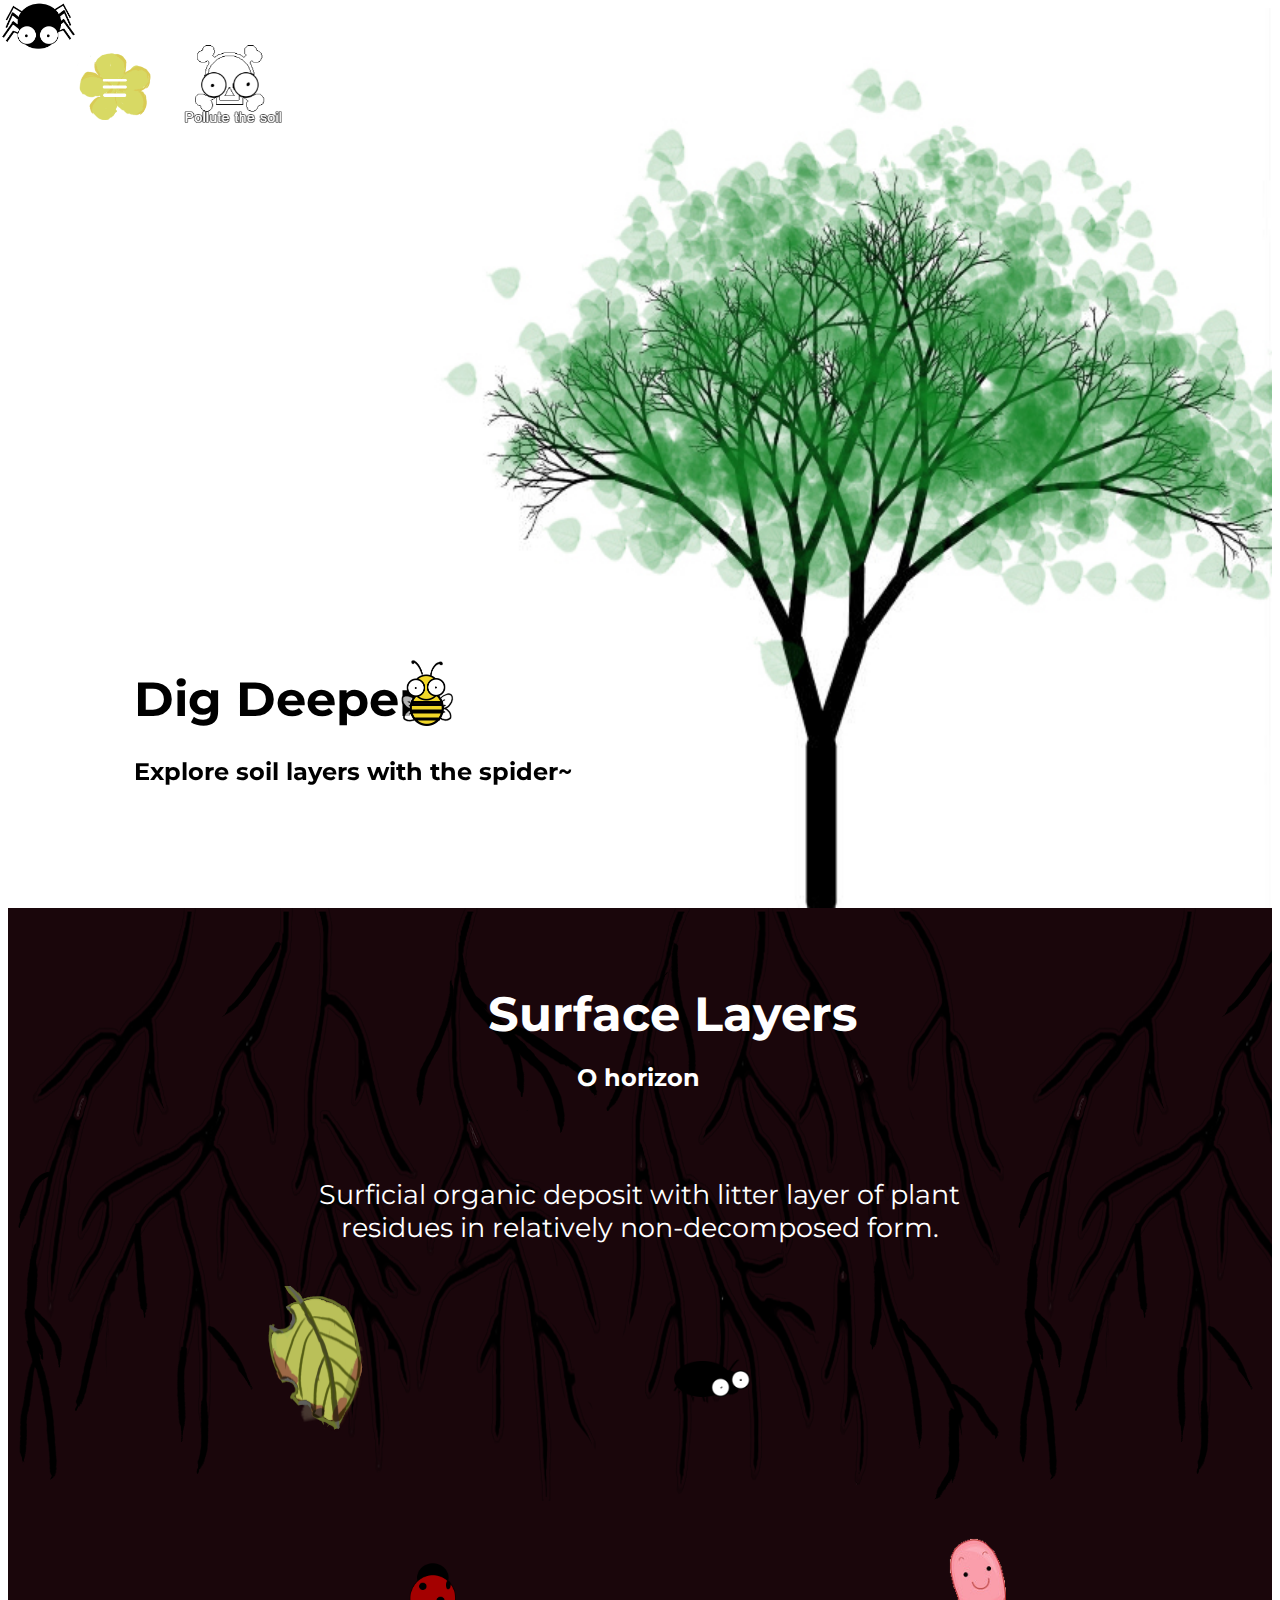
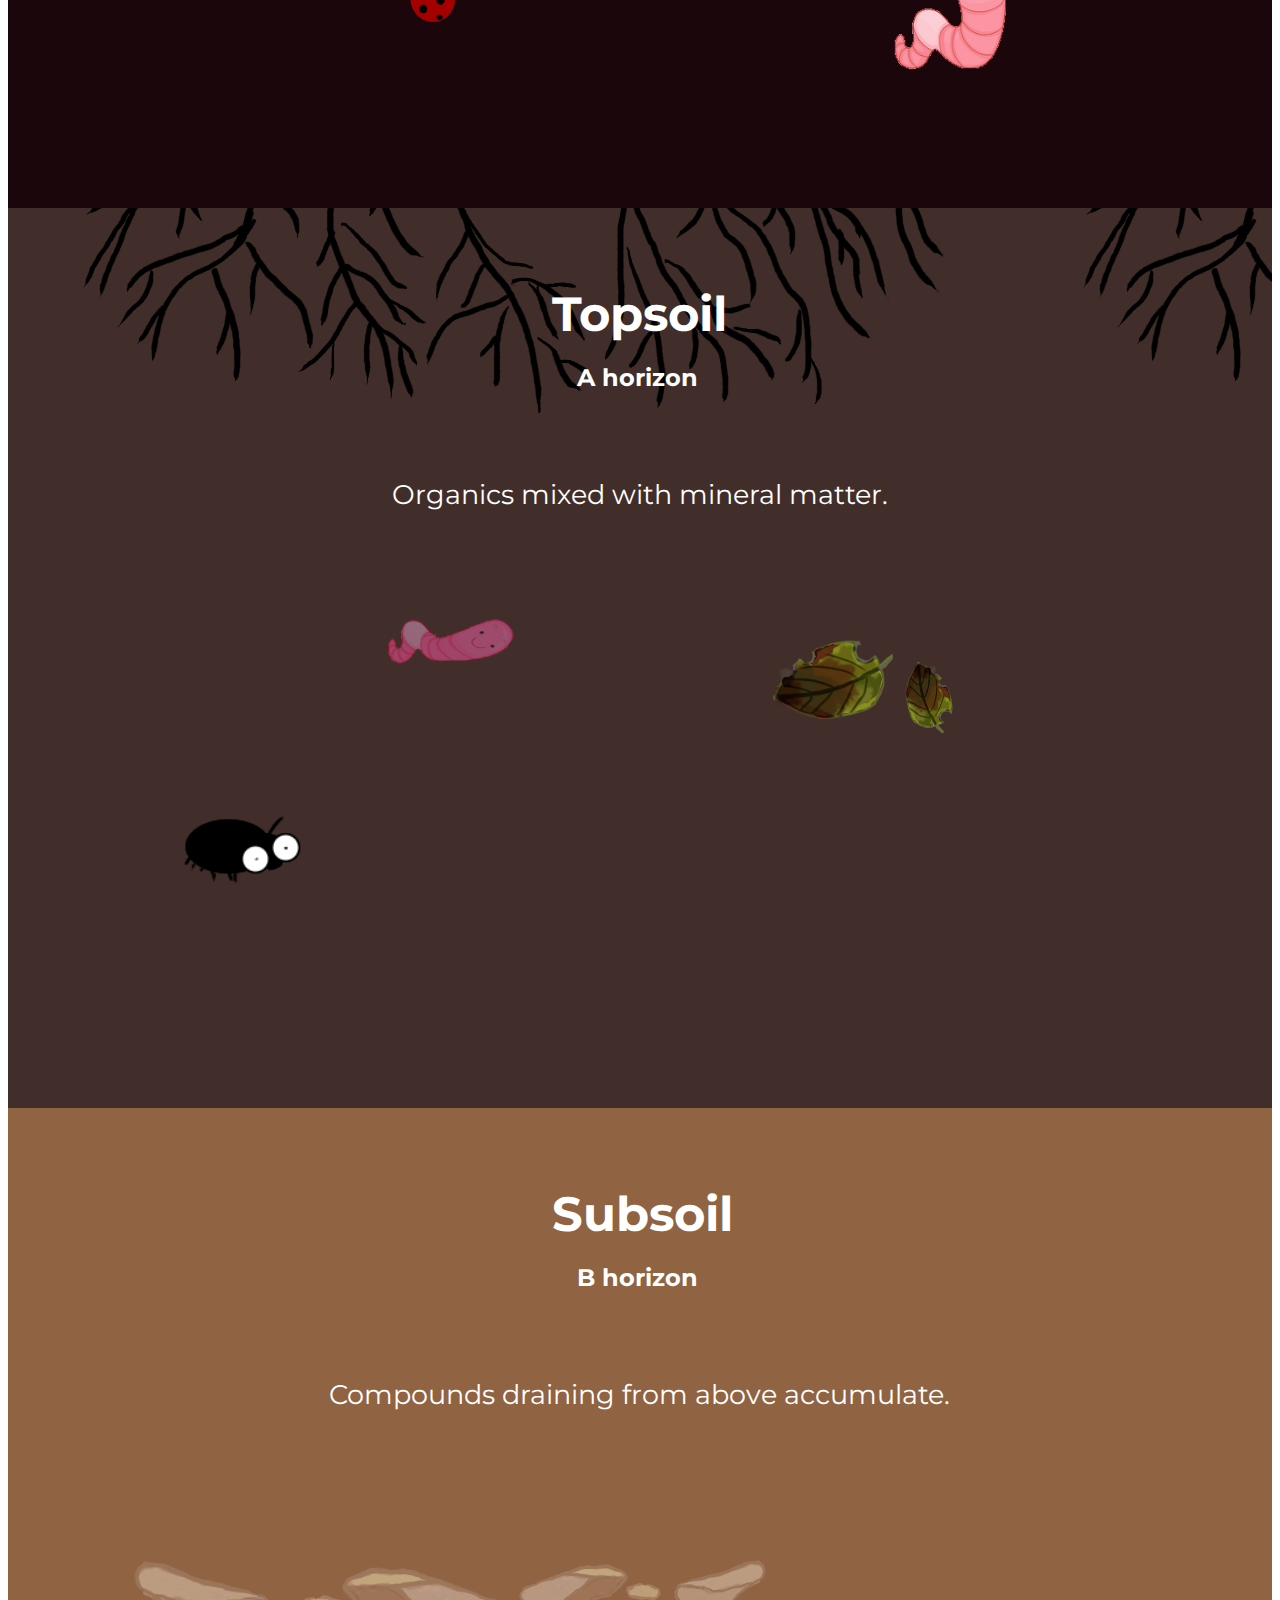
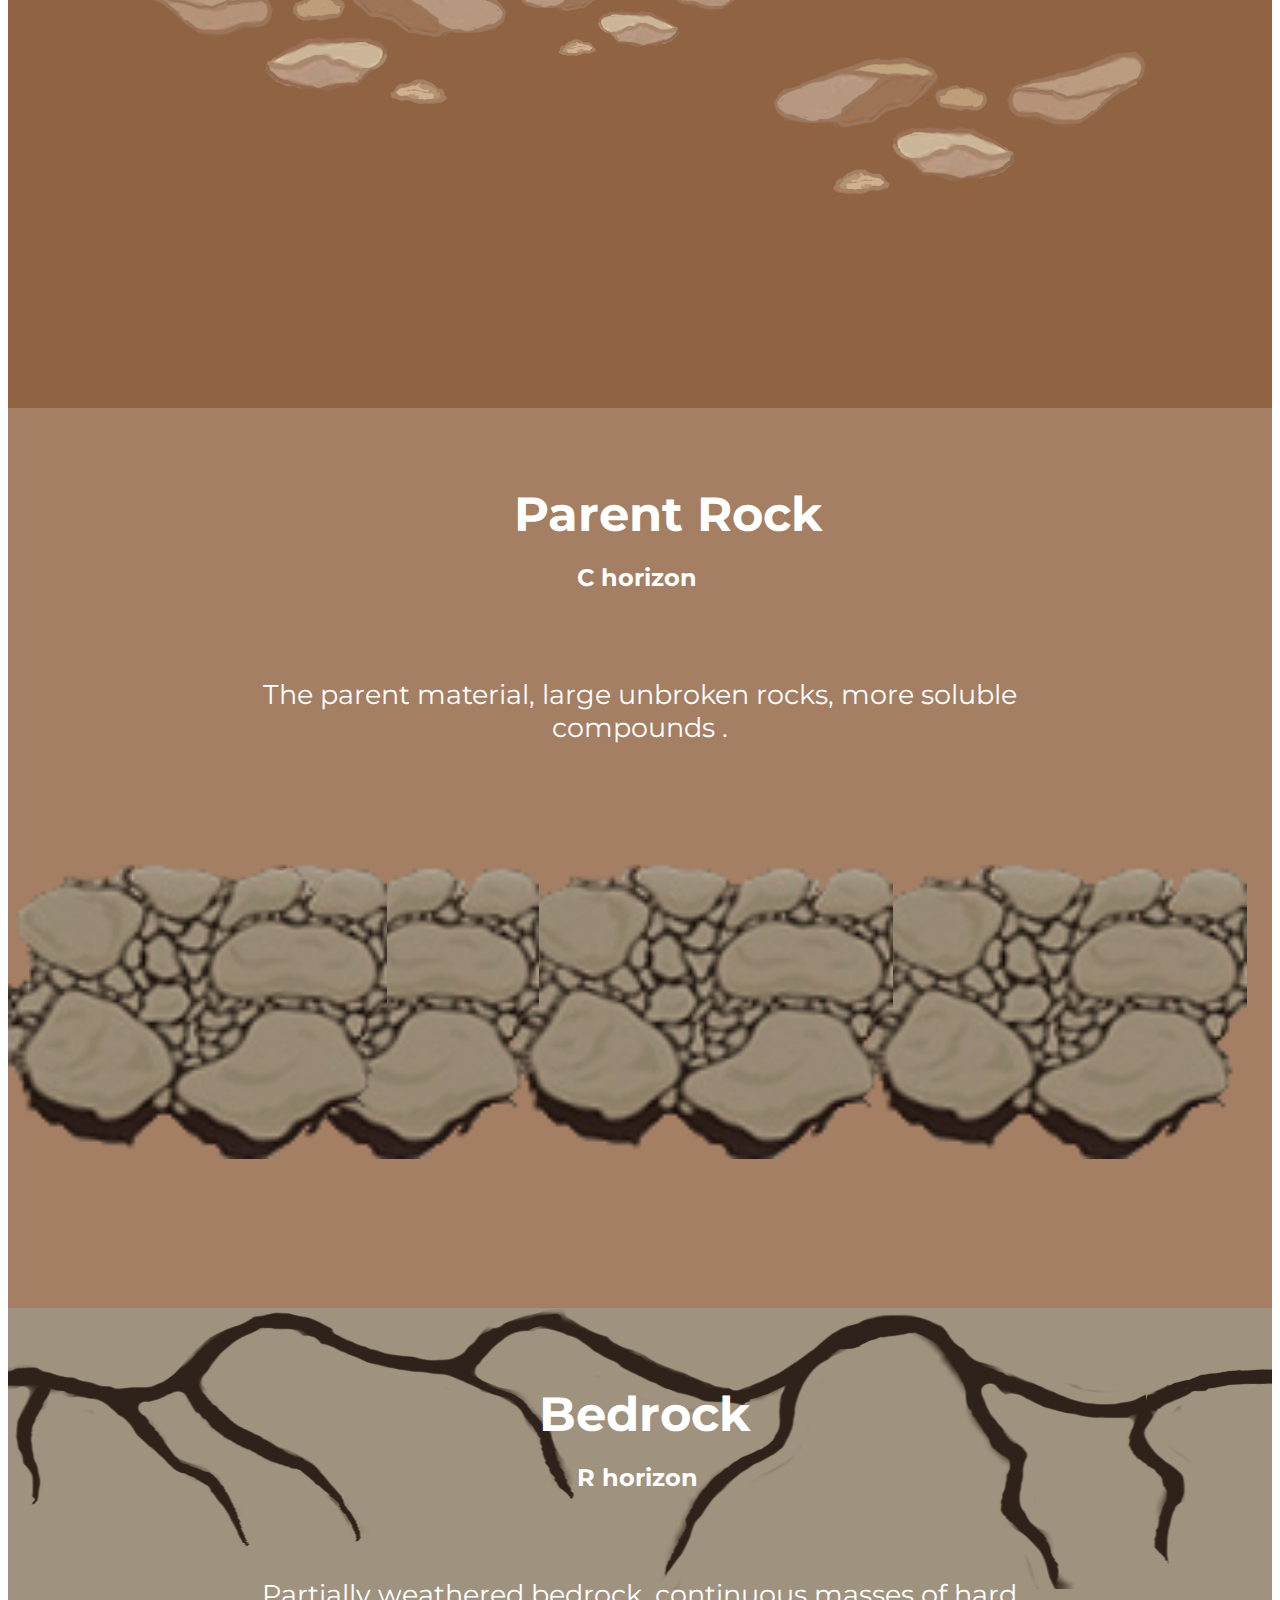
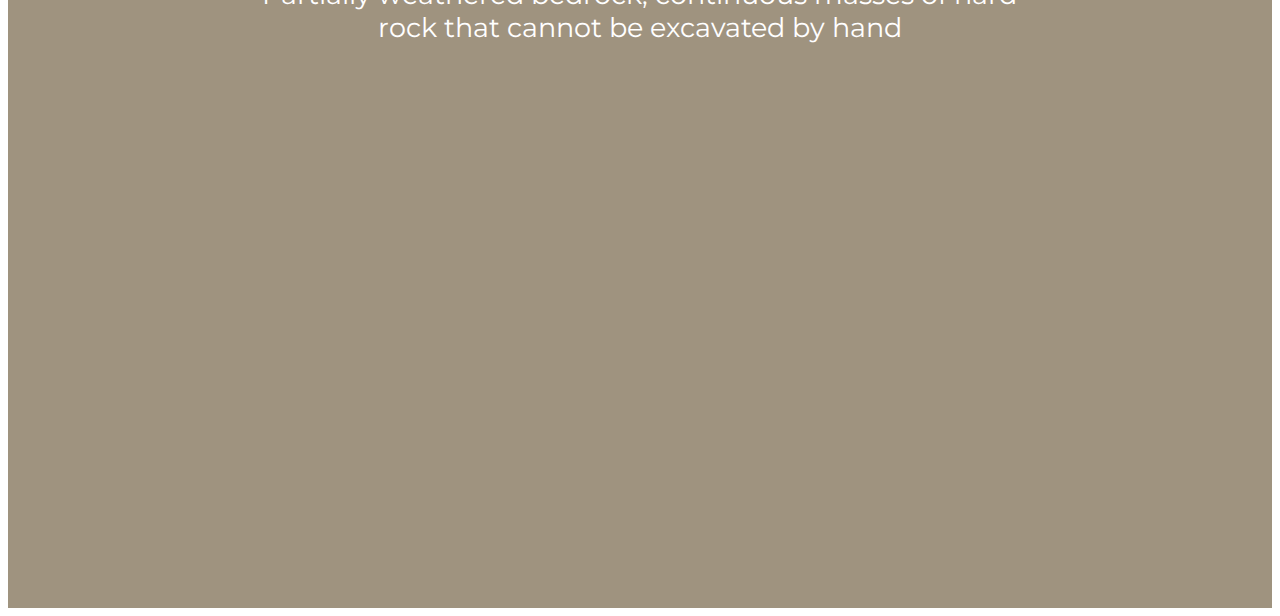
<file: index.html>
<!DOCTYPE html>
<html>
<head>
	<title></title>
	<link rel="stylesheet" type="text/css" href="style.css">
	<link href="https://fonts.googleapis.com/css?family=Montserrat" rel="stylesheet">

</head>
<body style="overflow-x:hidden">
<!-- <a id="b"></a>
<a id="c"></a>
<a id="r"></a> -->

<div id="Main">
<div id="but">
<img  src="photo/button2.png">

  <nav>
     <ul>
      <li style="background-image:url('photo/p.jpg');  "><a style="color: #000;" href="">Plants</a></li>
      <li style="background-image:url('photo/o.jpg');"><a href="#o">Surface</a></li>
      <li style="background-image:url('photo/a.jpg');"><a href="#a">Topsoil</a></li>
      <li style="background-image:url('photo/b.jpg');"><a href="#b">Subsoil</a></li>
      <li style="background-image:url('photo/c.jpg');"><a href="#c">Parentrock</a></li>
      <li style="background-image:url('photo/r.jpg');"><a  style="color: #000;" href="#r">Bedrock</a></li>
    </ul>
  </nav>
</div>

<img src="photo/cusor1.png" id="cusor">
 <a id="alink" href="#"><img style=" position:fixed; width:8%; left:14%;top:4vh;z-index:500;" src="photo/pollu3.png" class="pollu" onClick="change()"></a>



 <div class="layer" id="p">
    <h1 style="color:#000;top: 70%; left: 10%;z-index:500;">Dig Deeper</h1>
    <h2 style="color:#000;top: 81%; left: 10%; z-index:500;">Explore soil layers with the spider~</h2>
     <img id="bee"  src="photo/bee.png">
    
     <div id="hid">No!!!<br>Please!!!!</div>
     
    <img id="plants" style="left:30%;" src="photo/t0.jpg">
 </div>




<div class="layer" id="o">

<img class="run" style="width:10%; left:50%;top:45%;" src="photo/bug.png">
<img class="sca" style="width:10%; left:70%;top:70%;" src="photo/earthworm.png">
<img style="width:12%; left:18%;top:42%;" src="photo/leaves4.png">
<img id="leave" style="width:12%; left:18%;top:42%;" src="photo/leaves.png">

<img style="width:8%; left:30%;top:70%;" src="photo/7star.png">

  <h1 style="left: 38%;">Surface Layers</h1>
  <h2>O horizon</h2>
  <div class="pa" >Surficial organic deposit with litter layer of plant residues in relatively non-decomposed form.</div>
  <div id="hi">No!!!<br>Please!!!!</div>
</div>



   <div class="layer"  id="a">
   
   <img style="width:15%; left:10%;top:60%;" src="photo/deadbug.png">
   <img class="op" id="db" style="width:15%; left:10%;top:60%;" src="photo/bug.png">
   <img id="sh" style="width:15%; left:15%;top:45%;" src="photo/soul.png">
   <img class="sca" style="width:10%; left:30%;top:40%;" src="photo/earthworm3.png">
   <!-- <img style="width:8%; left:30%;top:30%;" src="photo/7star.png"> -->
   <img class="op" style="width:10%; left:60%;top:45%;" src="photo/leaves2.png">
   <img class="op" style="width:6%; left:70%;top:50%;" src="photo/leaves3.png">
     <h1 style="left:43%;">Topsoil</h1>
     <h2 >A horizon</h2>
     <div class="pa">Organics mixed with mineral matter.    </div>
     
    
   </div>




   <div class="layer"  id="b">
   <img style="width:30%; left:10%;top:50%;" src="photo/sub2.png">
   <img style="width:30%; left:60%;top:60%;" src="photo/sub.png">
   <img style="width:20%; left:40%;top:50%;" src="photo/sub.png">
    <h1 style="left:43%;">Subsoil</h1>
    <h2>B horizon</h2>
    <div class="pa">Compounds draining from above accumulate.</div>
  </div>





  <div class="layer" id="c">
  <img style="width:30%; left:68%;top:50%;" src="photo/stone.png">
  <img style="width:30%; left:40%;top:50%;" src="photo/stone.png">
  <img style="width:30%; left:12%;top:50%;" src="photo/stone.png">
    <img style="width:30%; left:0%;top:50%;" src="photo/stone.png">
    <h1>Parent Rock</h1>
    <h2>C horizon</h2>
    <div class="pa">The parent material, large unbroken rocks, more soluble compounds .</div>
  </div>



   <div class="layer" id="r">
     <h1 style="left:42%;">Bedrock</h1>
     <h2 >R horizon</h2>
     <div class="pa">Partially weathered bedrock, continuous masses of hard rock that cannot be excavated by hand</div>
   </div>




</div>
<script  src="js/main.js"></script>
 <script src="js/cusor.js"></script> 
</body>
</html>
</file>
<file: style.css>
#cusor{ position:absolute; top:0px; left:0px; width: 6%; z-index: 1000;  }
#Main{
  width:100%;
}
#but{
 /* width: 100%;*/
  position: fixed;
  z-index: 100;
  top: 5vh;

}
#but img{
  width: 50%;
  position:relative;
  left:46%;
  /*top:5%;*/
  z-index: 100;
  /*animation: ani 2s linear infinite;*/
}
nav{
  /*display: none;*/
  visibility: hidden;
  position: fixed;
  width:15%;
  /*left:2%;*/
  /*padding-top:20%; */
  z-index: 110;
  margin-left:-1%; 
}

nav ul{
   /*height: 50vh;*/
   /*width: 100%;*/
   margin-top:-5%; 
   list-style: none;
   text-align: center;
   /* box-shadow: 2px 5px;*/
   /*background:url("photo/bg.jpg");*/
}
ul li{
  background-size: cover;
}


ul li a {
    font-size: 15pt;
    color: #fff;
    text-decoration: none;
    font-family: 'Montserrat', sans-serif;
    /*opacity: 0.7;*/
}

#but:hover nav{
    /*display: block;*/
    visibility: visible;
    transition-timing-function: ease-in;
     transition-duration: 0.4s;
}

li:hover{
  transform: scale(1.5);
  transition-timing-function: ease-in;
  transition-duration: 0.4s;
  opacity :1;
}


h1 {
  font-family: 'Montserrat', sans-serif;
  color: #fff;
  position: absolute;
  top: 5%;
  left: 40%;
  font-size: 36pt;

}
h2{
   font-family: 'Montserrat', sans-serif;
  color: #fff;
  position: absolute;
  top: 15%;
  left: 45%;
 } 
.pa {
   font-family: 'Montserrat', sans-serif;
  color: #fff;
  position: absolute;
  width:60%;
  top: 30%;
  left: 20%;
  font-size: 20pt;
  text-align: center;
}

.layer{
  height: 100vh;
  position: relative;
  width: 100%;
}
.layer img{
  position: absolute;
  z-index: 90;
}
#p{
  background-color: #fff;
  /*height: 100vh;*/ 

}
#plants{
  /*//float: right;*/
  height: 100%;
  width: 70%;
}

#bee{
  width:6%; 
  left:30%;
  top:72%;
  z-index:500;
  animation: ani3 2s linear infinite alternate;
}

#o{
  background-color: #1A060B;
  /*height: 30vh;*/
   background-image: url("photo/root4.png");
  /*background-size: cover;*/
  background-repeat: repeat-x;
}
#a{
  background-color: #412E2A;
   background-image: url("photo/top.png");
   background-repeat: repeat-x;
  /*height: 70vh;*/
}
#b {
  background-color: #906342;
}
#c{
  background-color: #A47F64;
}
#r{
  background-color: #9F937F;
  background-image: url("photo/bedrock.png");
  background-repeat: repeat-x;
}

.pollu:hover{
  transform: scale(1.5);
  transition-timing-function: linear;
  transition-duration: 0.2s;
  opacity :1;

}
.op:hover{

  opacity: 0;
  transition-timing-function: linear;
  transition-duration: 1s;
}
/*.pollu{
  animation: ani2 4s linear infinite alternate;
}*/

#hid{
  visibility: hidden;
  /*width: 20%;
  height: 10%;*/
  position: absolute;
  left: 35%;
  top: 67%;
  z-index: 200;
  font-size: 15pt;
  font-family: 'Montserrat', sans-serif;
  color: #fff;
  background-color: rgba(0,0,0,0.8);
  text-align: center;
  border-radius:40%;
  border:solid rgb(100,100,100) 1px;
}
#hi{
  visibility: hidden;
  /*width: 20%;
  height: 10%;*/
  position: absolute;
  left: 35%;
  top: 67%;
  z-index: 200;
  font-size: 15pt;
  font-family: 'Montserrat', sans-serif;
  color: #000;
  background-color: rgba(255,255,255,0.8);
  text-align: center;
  border-radius:40%;
  border:solid rgb(100,100,100) 1px;
}



#sh{
  /*visibility: hidden;*/
  opacity: 0;
}
#db:hover + img#sh{
    /*visibility: visible;*/
    opacity: 1;

    transition-duration: 0.2s;
  transition-timing-function: linear;

}
a#alink:hover + div#p div#hid{
    visibility: visible;
    opacity: 1;
    transform: scale(1.2);
    transition-duration: 0.2s;
  transition-timing-function: linear;
}
a#alink:hover +div#o div#hi{
    visibility: visible;
    opacity: 1;
    transform: scale(1.2);
    transition-duration: 0.2s;
  transition-timing-function: linear;
}
@keyframes ani
{

  0%    {transform: rotate(0deg);}

  /*25%   {transform: rotate(90deg);}
  50%   {transform: rotate(180deg);}
  75%   {transform: rotate(270deg);}*/
  100%  {transform: rotate(360deg);}

}

@keyframes ani2
{

  0%    {transform: scale(1);}

 /* 50%   {transform: rotate(-30deg);}*/
  /*25%   {transform: rotate(90deg);}
  
  75%   {transform: rotate(270deg);}*/
  100%  {transform: scale(1.5);}

}


@keyframes ani3
{

  0%    {transform: rotate(0deg);}

  30%   {transform: rotate(-30deg);}

  
  60%   {transform: rotate(30deg);}

  100%  {transform: rotate(0deg);}

}


#leave:hover{
  opacity: 0;
  transition-duration: 0.4s;
  transition-timing-function: linear;
}

.run:hover{
  transform: translateX(50vw);
  transition-duration: 0.5s;
  transition-timing-function: ease-in;
 /* transition-delay: 0.2s;*/
}
.sca:hover{
  transform: scale(1.6,0.6);
  transition-duration: 0.2s;
  transition-timing-function: lnear;
  /*transition-delay: 0.2s;*/
}
</file>
